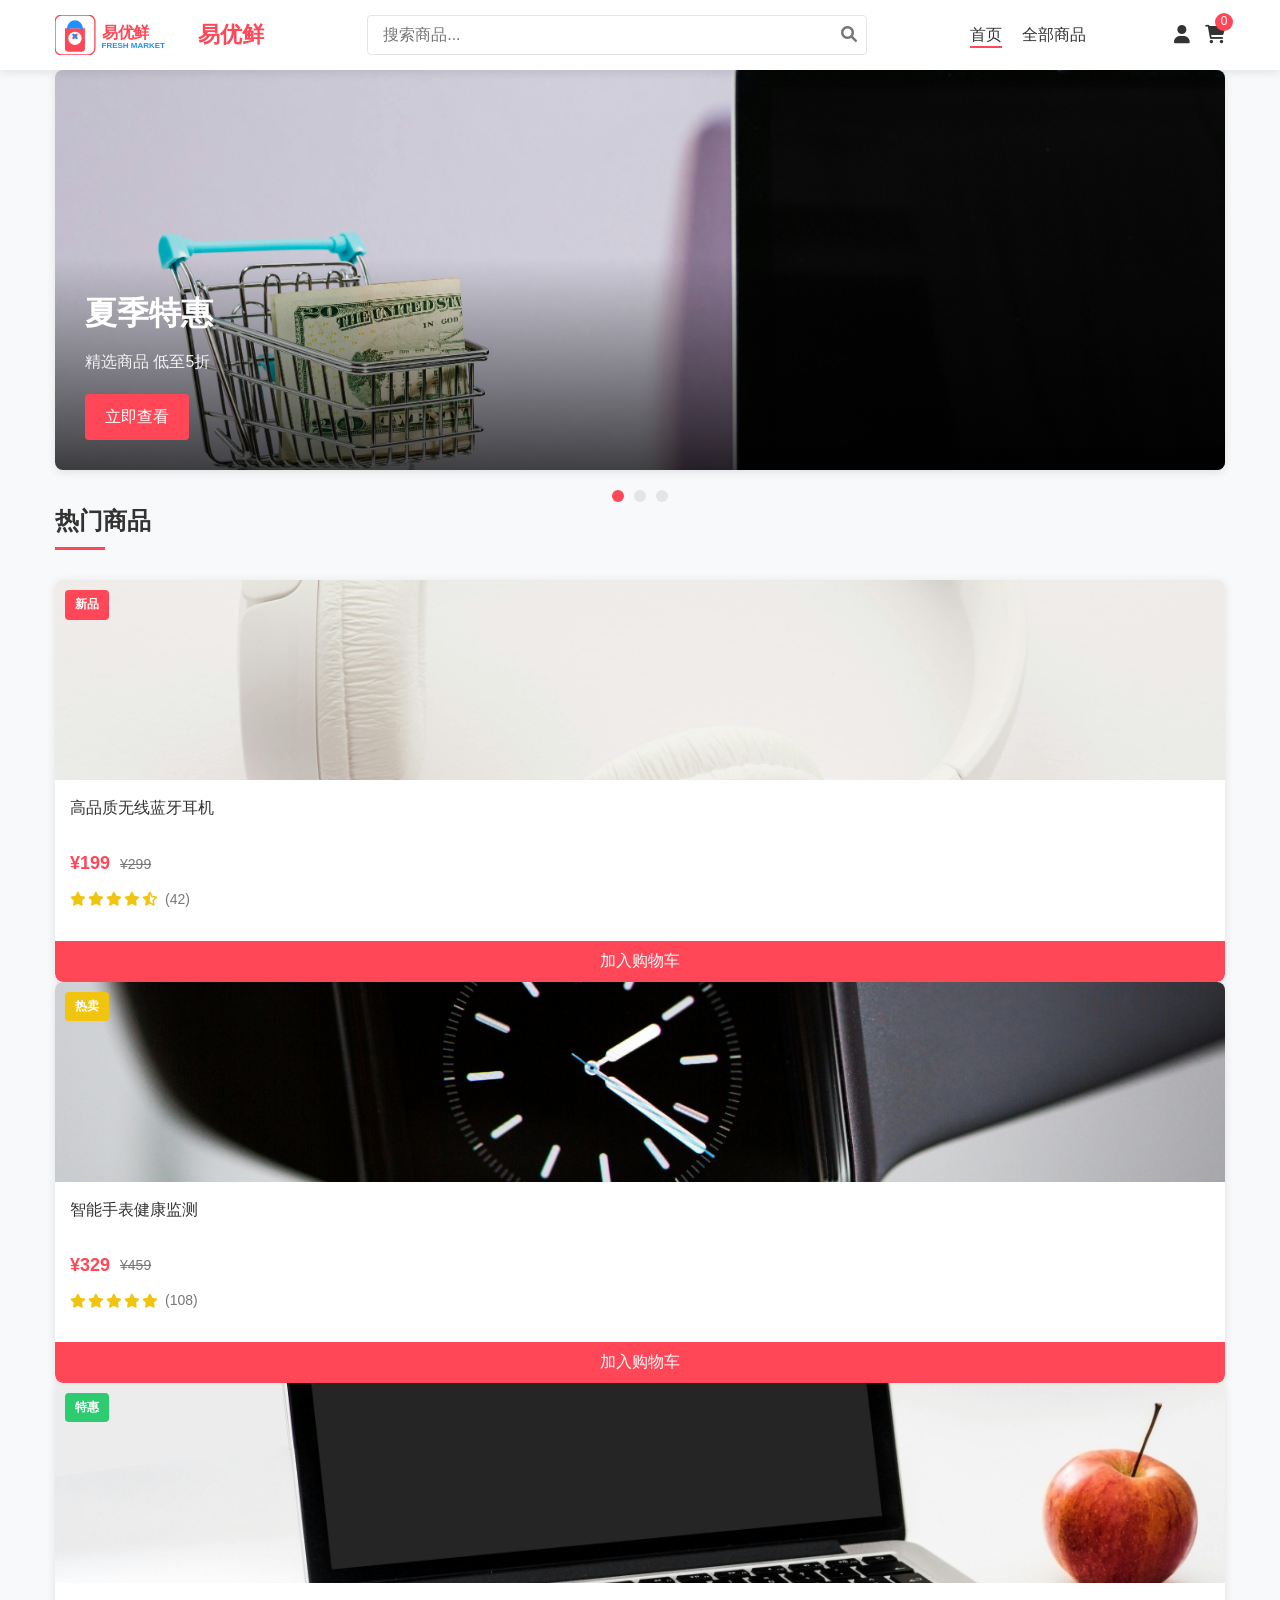
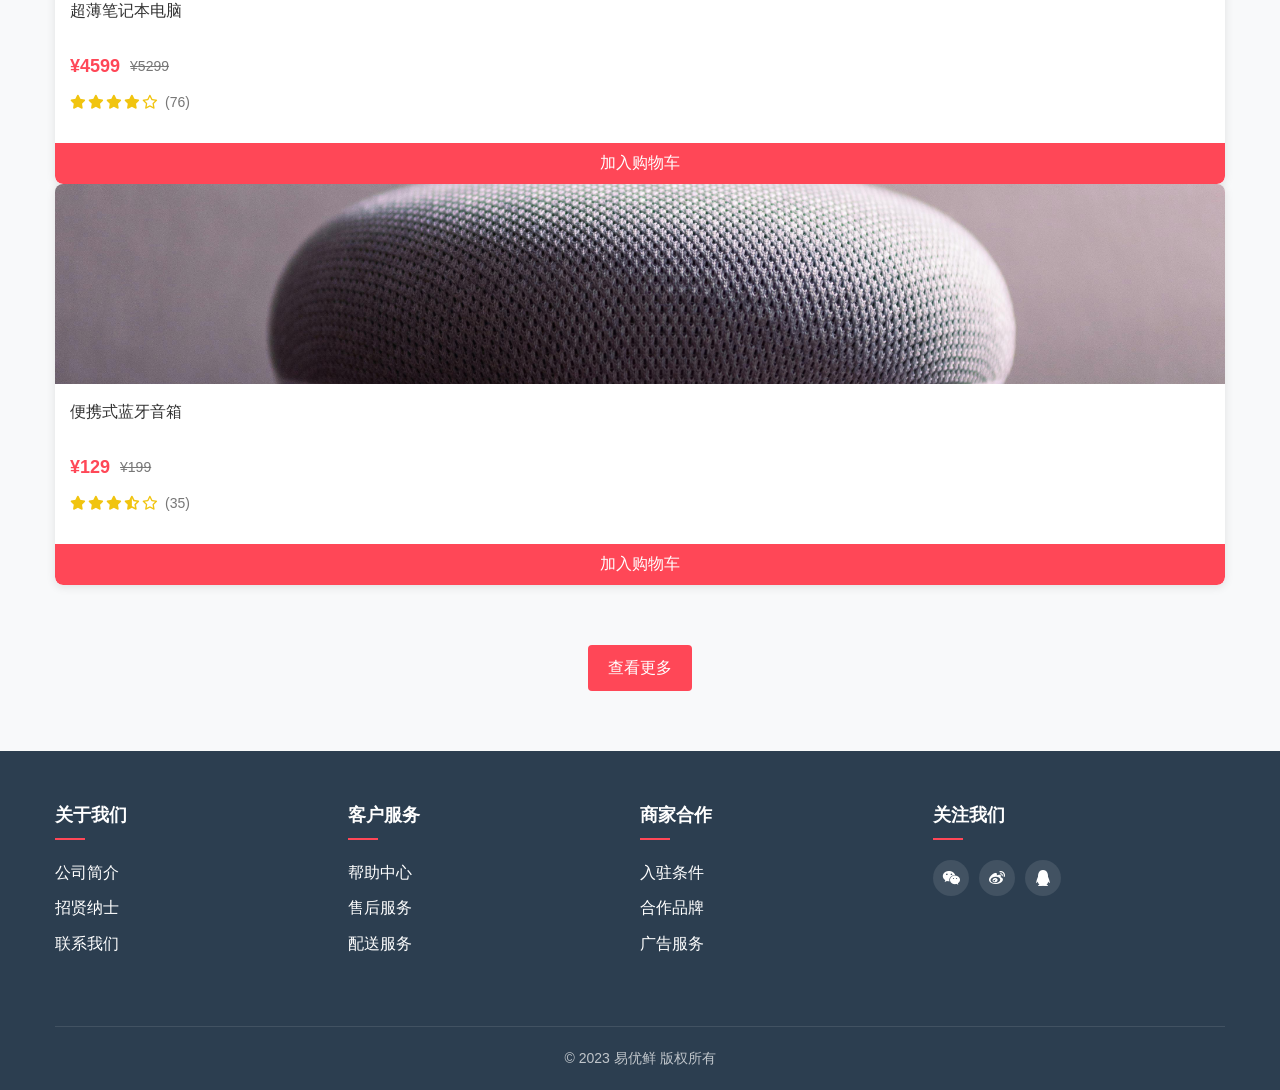
<file: index.html>
<!DOCTYPE html>
<html lang="zh-CN">
<head>
    <meta charset="UTF-8">
    <meta name="viewport" content="width=device-width, initial-scale=1.0">
    <title>易优鲜 - 您的生鲜直供专家</title>
    <link rel="stylesheet" href="./css/style.css">
    <link rel="stylesheet" href="https://cdnjs.cloudflare.com/ajax/libs/font-awesome/6.0.0-beta3/css/all.min.css">
</head>
<body>
    <header>
        <div class="container">
            <div class="logo">
                <img src="./images/logo.svg" alt="易优鲜">
                <h1>易优鲜</h1>
            </div>
            <div class="search-bar">
                <input type="text" placeholder="搜索商品...">
                <button><i class="fas fa-search"></i></button>
            </div>
            <nav>
                <ul>
                    <li><a href="index.html" class="active">首页</a></li>
                    <li><a href="products.html">全部商品</a></li>
                </ul>
            </nav>
            <div class="user-actions">
                <a href="profile.html" class="user-icon"><i class="fas fa-user"></i></a>
                <a href="#" class="cart-icon"><i class="fas fa-shopping-cart"></i><span class="cart-count">0</span></a>
            </div>
        </div>
    </header>

    <section class="hero">
        <div class="hero-overlay"></div>
        <div class="container">
            <div class="banner-slider">
                <div class="slide active">
                    <img src="./images/banner1.jpeg" alt="夏季特惠">
                    <div class="slide-content">
                        <h2>夏季特惠</h2>
                        <p>精选商品 低至5折</p>
                        <a href="#" class="btn">立即查看</a>
                    </div>
                </div>
                <div class="slide">
                    <img src="./images/banner2.jpeg" alt="限时优惠">
                    <div class="slide-content">
                        <h2>限时优惠</h2>
                        <p>精选爆款 满199减50</p>
                        <a href="#" class="btn">立即查看</a>
                    </div>
                </div>
                <div class="slide">
                    <img src="./images/banner3.jpeg" alt="新品上市">
                    <div class="slide-content">
                        <h2>新品上市</h2>
                        <p>新品特惠 低至8折</p>
                        <a href="#" class="btn">立即查看</a>
                    </div>
                </div>
            </div>
            <div class="slider-controls">
                <span class="dot active"></span>
                <span class="dot"></span>
                <span class="dot"></span>
            </div>
        </div>
    </section>


    <section class="trending-products">
        <div class="container">
            <h2 class="section-title">热门商品</h2>
            <div class="products-container">
                <div class="product-card">
                    <div class="product-image">
                        <img src="./images/bluetooth_earphone.jpeg" alt="有机蔬菜礼盒">
                        <div class="product-tags">
                            <span class="tag new">新品</span>
                        </div>
                    </div>
                    <div class="product-info">
                        <h3>高品质无线蓝牙耳机</h3>
                        <div class="product-price">
                            <span class="current-price">¥199</span>
                            <span class="original-price">¥299</span>
                        </div>
                        <div class="product-rating">
                            <i class="fas fa-star"></i>
                            <i class="fas fa-star"></i>
                            <i class="fas fa-star"></i>
                            <i class="fas fa-star"></i>
                            <i class="fas fa-star-half-alt"></i>
                            <span>(42)</span>
                        </div>
                    </div>
                    <button class="add-to-cart-btn">加入购物车</button>
                </div>
                
                <div class="product-card">
                    <div class="product-image">
                        <img src="./images/watch.jpeg" alt="新鲜水果拼盘">
                        <div class="product-tags">
                            <span class="tag hot">热卖</span>
                        </div>
                    </div>
                    <div class="product-info">
                        <h3>智能手表健康监测</h3>
                        <div class="product-price">
                            <span class="current-price">¥329</span>
                            <span class="original-price">¥459</span>
                        </div>
                        <div class="product-rating">
                            <i class="fas fa-star"></i>
                            <i class="fas fa-star"></i>
                            <i class="fas fa-star"></i>
                            <i class="fas fa-star"></i>
                            <i class="fas fa-star"></i>
                            <span>(108)</span>
                        </div>
                    </div>
                    <button class="add-to-cart-btn">加入购物车</button>
                </div>
                
                <div class="product-card">
                    <div class="product-image">
                        <img src="./images/laptop.jpg" alt="进口牛排套装">
                        <div class="product-tags">
                            <span class="tag discount">特惠</span>
                        </div>
                    </div>
                    <div class="product-info">
                        <h3>超薄笔记本电脑</h3>
                        <div class="product-price">
                            <span class="current-price">¥4599</span>
                            <span class="original-price">¥5299</span>
                        </div>
                        <div class="product-rating">
                            <i class="fas fa-star"></i>
                            <i class="fas fa-star"></i>
                            <i class="fas fa-star"></i>
                            <i class="fas fa-star"></i>
                            <i class="far fa-star"></i>
                            <span>(76)</span>
                        </div>
                    </div>
                    <button class="add-to-cart-btn">加入购物车</button>
                </div>
                
                <div class="product-card">
                    <div class="product-image">
                        <img src="./images/loudspeaker.jpeg" alt="海鲜礼盒">
                    </div>
                    <div class="product-info">
                        <h3>便携式蓝牙音箱</h3>
                        <div class="product-price">
                            <span class="current-price">¥129</span>
                            <span class="original-price">¥199</span>
                        </div>
                        <div class="product-rating">
                            <i class="fas fa-star"></i>
                            <i class="fas fa-star"></i>
                            <i class="fas fa-star"></i>
                            <i class="fas fa-star-half-alt"></i>
                            <i class="far fa-star"></i>
                            <span>(35)</span>
                        </div>
                    </div>
                    <button class="add-to-cart-btn">加入购物车</button>
                </div>
            </div>
            <div class="view-more">
                <a href="products.html" class="btn">查看更多</a>
            </div>
        </div>
    </section>

    <footer>
        <div class="container">
            <div class="footer-columns">
                <div class="footer-column">
                    <h3>关于我们</h3>
                    <ul>
                        <li><a href="#">公司简介</a></li>
                        <li><a href="#">招贤纳士</a></li>
                        <li><a href="#">联系我们</a></li>
                    </ul>
                </div>
                <div class="footer-column">
                    <h3>客户服务</h3>
                    <ul>
                        <li><a href="#">帮助中心</a></li>
                        <li><a href="#">售后服务</a></li>
                        <li><a href="#">配送服务</a></li>
                    </ul>
                </div>
                <div class="footer-column">
                    <h3>商家合作</h3>
                    <ul>
                        <li><a href="#">入驻条件</a></li>
                        <li><a href="#">合作品牌</a></li>
                        <li><a href="#">广告服务</a></li>
                    </ul>
                </div>
                <div class="footer-column">
                    <h3>关注我们</h3>
                    <div class="social-links">
                        <a href="#"><i class="fab fa-weixin"></i></a>
                        <a href="#"><i class="fab fa-weibo"></i></a>
                        <a href="#"><i class="fab fa-qq"></i></a>
                    </div>
                </div>
            </div>
            <div class="footer-bottom">
                <p>&copy; 2023 易优鲜 版权所有</p>
            </div>
        </div>
    </footer>

    <script src="js/main.js"></script>
</body>
</html>
</file>
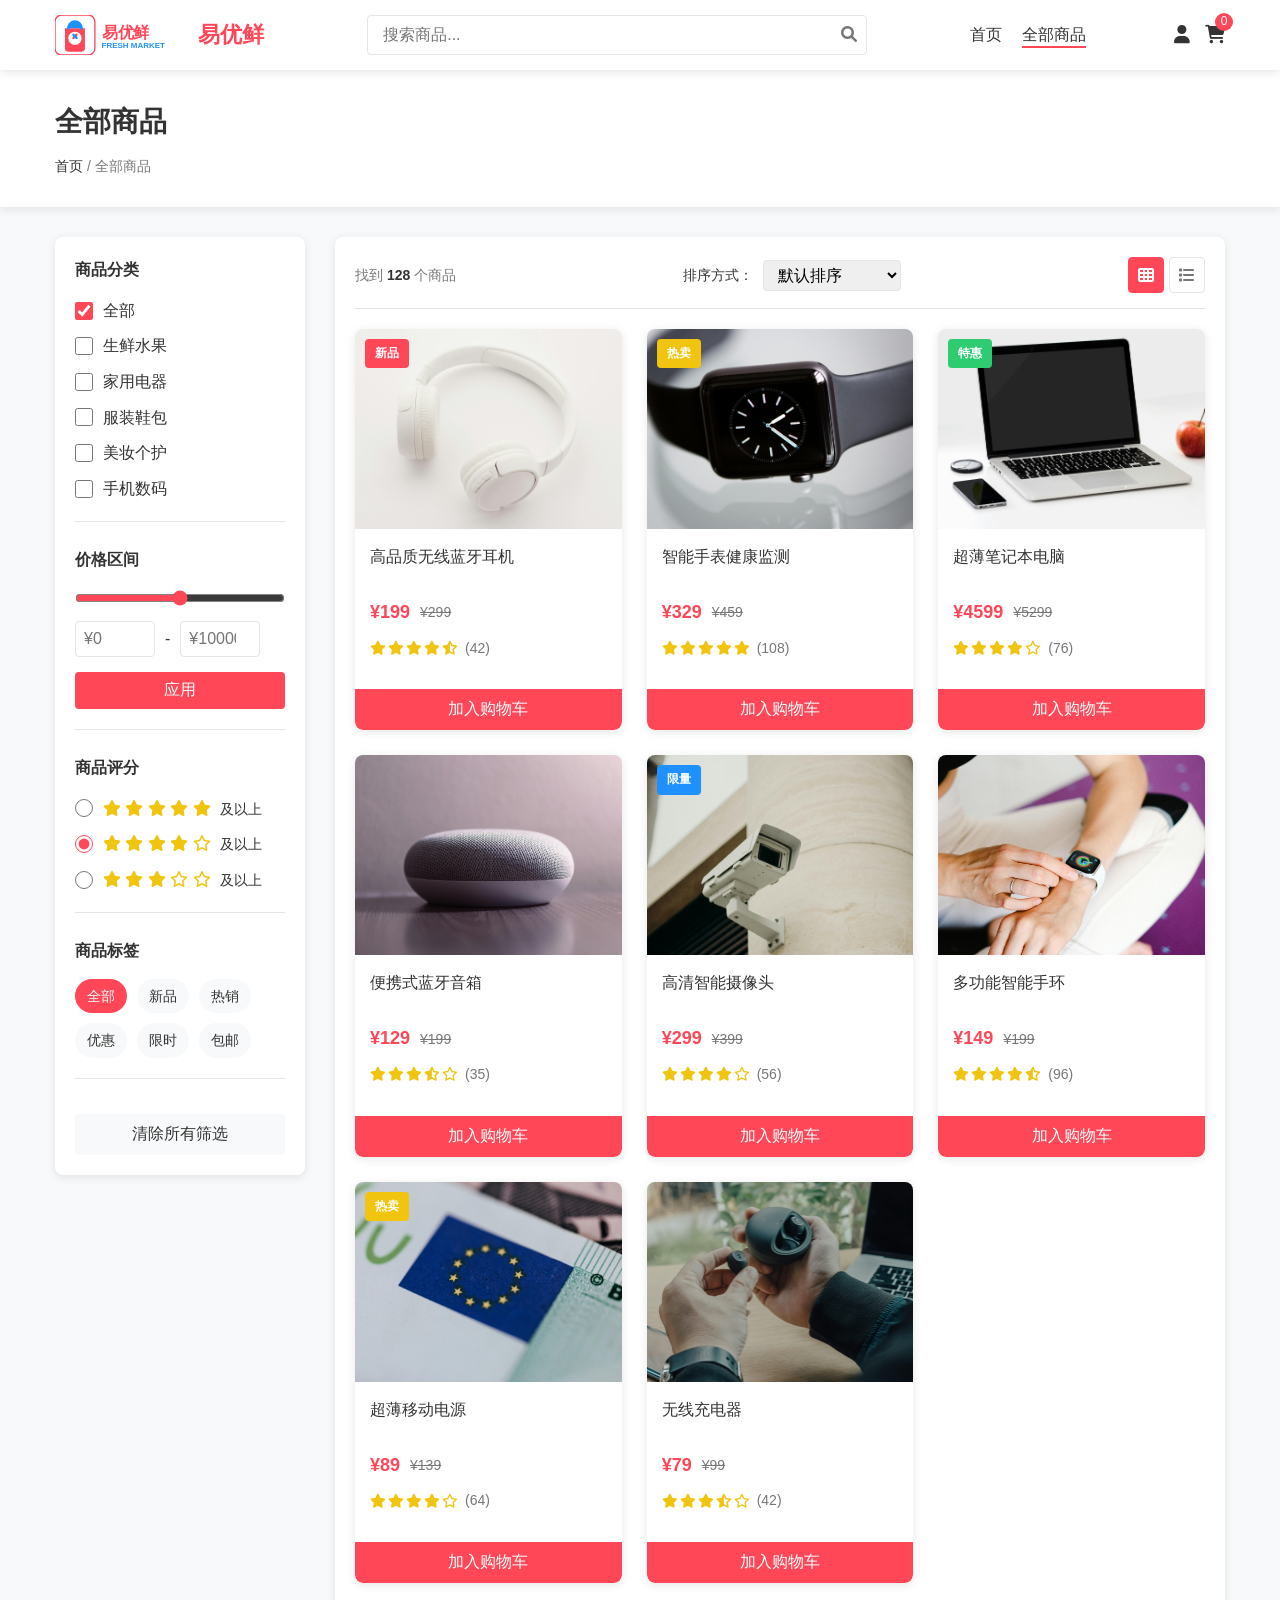
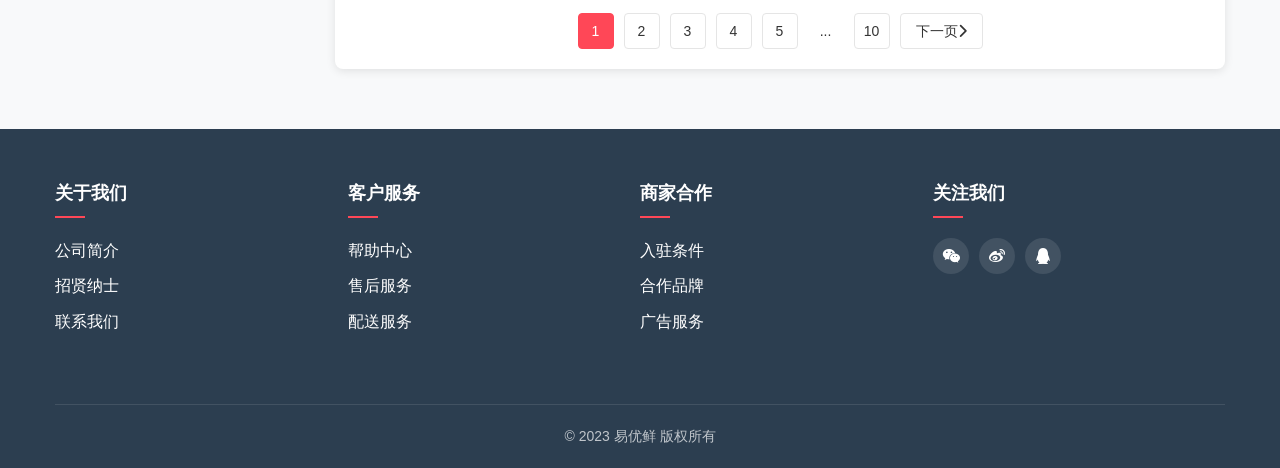
<file: products.html>
<!DOCTYPE html>
<html lang="zh-CN">
<head>
    <meta charset="UTF-8">
    <meta name="viewport" content="width=device-width, initial-scale=1.0">
    <title>全部商品 - 易优鲜</title>
    <link rel="stylesheet" href="./css/style.css">
    <link rel="icon" href="./images/favicon.ico" type="image/x-icon">
    <link rel="stylesheet" href="https://cdnjs.cloudflare.com/ajax/libs/font-awesome/6.0.0-beta3/css/all.min.css">
</head>
<body>
    <header>
        <div class="container">
            <div class="logo">
                <img src="./images/logo.svg" alt="易优鲜">
                <h1>易优鲜</h1>
            </div>
            <div class="search-bar">
                <input type="text" placeholder="搜索商品...">
                <button><i class="fas fa-search"></i></button>
            </div>
            <nav>
                <ul>
                    <li><a href="index.html">首页</a></li>
                    <li><a href="products.html" class="active">全部商品</a></li>
                </ul>
            </nav>
            <div class="user-actions">
                <a href="profile.html" class="user-icon"><i class="fas fa-user"></i></a>
                <a href="#" class="cart-icon"><i class="fas fa-shopping-cart"></i><span class="cart-count">0</span></a>
            </div>
        </div>
    </header>

    <main class="products-page">
        <section class="page-header">
            <div class="container">
                <h1>全部商品</h1>
                <div class="breadcrumb">
                    <a href="index.html">首页</a> / <span>全部商品</span>
                </div>
            </div>
        </section>
        
        <section class="products-container">
            <div class="container">
                <div class="products-grid-layout">
                    <aside class="filters-sidebar">
                        <div class="filter-group">
                            <h3>商品分类</h3>
                            <ul class="filter-list">
                                <li>
                                    <input type="checkbox" id="cat1" checked>
                                    <label for="cat1">全部</label>
                                </li>
                                <li>
                                    <input type="checkbox" id="cat2">
                                    <label for="cat2">生鲜水果</label>
                                </li>
                                <li>
                                    <input type="checkbox" id="cat3">
                                    <label for="cat3">家用电器</label>
                                </li>
                                <li>
                                    <input type="checkbox" id="cat4">
                                    <label for="cat4">服装鞋包</label>
                                </li>
                                <li>
                                    <input type="checkbox" id="cat5">
                                    <label for="cat5">美妆个护</label>
                                </li>
                                <li>
                                    <input type="checkbox" id="cat6">
                                    <label for="cat6">手机数码</label>
                                </li>
                            </ul>
                        </div>
                        
                        <div class="filter-group">
                            <h3>价格区间</h3>
                            <div class="price-range">
                                <input type="range" min="0" max="10000" value="5000" class="slider" id="priceRange">
                                <div class="price-inputs">
                                    <input type="number" id="minPrice" placeholder="¥0">
                                    <span>-</span>
                                    <input type="number" id="maxPrice" placeholder="¥10000">
                                </div>
                                <button class="apply-price">应用</button>
                            </div>
                        </div>
                        
                        <div class="filter-group">
                            <h3>商品评分</h3>
                            <ul class="filter-list rating-filter">
                                <li>
                                    <input type="radio" name="rating" id="rating5">
                                    <label for="rating5">
                                        <i class="fas fa-star"></i>
                                        <i class="fas fa-star"></i>
                                        <i class="fas fa-star"></i>
                                        <i class="fas fa-star"></i>
                                        <i class="fas fa-star"></i>
                                        <span>及以上</span>
                                    </label>
                                </li>
                                <li>
                                    <input type="radio" name="rating" id="rating4" checked>
                                    <label for="rating4">
                                        <i class="fas fa-star"></i>
                                        <i class="fas fa-star"></i>
                                        <i class="fas fa-star"></i>
                                        <i class="fas fa-star"></i>
                                        <i class="far fa-star"></i>
                                        <span>及以上</span>
                                    </label>
                                </li>
                                <li>
                                    <input type="radio" name="rating" id="rating3">
                                    <label for="rating3">
                                        <i class="fas fa-star"></i>
                                        <i class="fas fa-star"></i>
                                        <i class="fas fa-star"></i>
                                        <i class="far fa-star"></i>
                                        <i class="far fa-star"></i>
                                        <span>及以上</span>
                                    </label>
                                </li>
                            </ul>
                        </div>
                        
                        <div class="filter-group">
                            <h3>商品标签</h3>
                            <div class="tags-filter">
                                <span class="tag-item active">全部</span>
                                <span class="tag-item">新品</span>
                                <span class="tag-item">热销</span>
                                <span class="tag-item">优惠</span>
                                <span class="tag-item">限时</span>
                                <span class="tag-item">包邮</span>
                            </div>
                        </div>
                        
                        <button class="clear-filters">清除所有筛选</button>
                    </aside>
                    
                    <div class="products-main">
                        <div class="products-controls">
                            <div class="products-found">
                                找到 <strong>128</strong> 个商品
                            </div>
                            <div class="products-sort">
                                <label for="sort">排序方式：</label>
                                <select id="sort">
                                    <option value="default">默认排序</option>
                                    <option value="price-low">价格从低到高</option>
                                    <option value="price-high">价格从高到低</option>
                                    <option value="popular">人气最高</option>
                                    <option value="newest">最新上架</option>
                                </select>
                            </div>
                            <div class="view-options">
                                <button class="grid-view active"><i class="fas fa-th"></i></button>
                                <button class="list-view"><i class="fas fa-list"></i></button>
                            </div>
                        </div>
                        
                        <div class="product-grid">
                            <div class="product-card">
                                <div class="product-image">
                                    <img src="./images/bluetooth_earphone.jpeg" alt="商品1">
                                    <div class="product-tags">
                                        <span class="tag new">新品</span>
                                    </div>
                                </div>
                                <div class="product-info">
                                    <h3>高品质无线蓝牙耳机</h3>
                                    <div class="product-price">
                                        <span class="current-price">¥199</span>
                                        <span class="original-price">¥299</span>
                                    </div>
                                    <div class="product-rating">
                                        <i class="fas fa-star"></i>
                                        <i class="fas fa-star"></i>
                                        <i class="fas fa-star"></i>
                                        <i class="fas fa-star"></i>
                                        <i class="fas fa-star-half-alt"></i>
                                        <span>(42)</span>
                                    </div>
                                </div>
                                <button class="add-to-cart-btn">加入购物车</button>
                            </div>
                            
                            <div class="product-card">
                                <div class="product-image">
                                    <img src="./images/watch.jpeg" alt="商品2">
                                    <div class="product-tags">
                                        <span class="tag hot">热卖</span>
                                    </div>
                                </div>
                                <div class="product-info">
                                    <h3>智能手表健康监测</h3>
                                    <div class="product-price">
                                        <span class="current-price">¥329</span>
                                        <span class="original-price">¥459</span>
                                    </div>
                                    <div class="product-rating">
                                        <i class="fas fa-star"></i>
                                        <i class="fas fa-star"></i>
                                        <i class="fas fa-star"></i>
                                        <i class="fas fa-star"></i>
                                        <i class="fas fa-star"></i>
                                        <span>(108)</span>
                                    </div>
                                </div>
                                <button class="add-to-cart-btn">加入购物车</button>
                            </div>
                            
                            <div class="product-card">
                                <div class="product-image">
                                    <img src="./images/laptop.jpg" alt="商品3">
                                    <div class="product-tags">
                                        <span class="tag discount">特惠</span>
                                    </div>
                                </div>
                                <div class="product-info">
                                    <h3>超薄笔记本电脑</h3>
                                    <div class="product-price">
                                        <span class="current-price">¥4599</span>
                                        <span class="original-price">¥5299</span>
                                    </div>
                                    <div class="product-rating">
                                        <i class="fas fa-star"></i>
                                        <i class="fas fa-star"></i>
                                        <i class="fas fa-star"></i>
                                        <i class="fas fa-star"></i>
                                        <i class="far fa-star"></i>
                                        <span>(76)</span>
                                    </div>
                                </div>
                                <button class="add-to-cart-btn">加入购物车</button>
                            </div>
                            
                            <div class="product-card">
                                <div class="product-image">
                                    <img src="./images/loudspeaker.jpeg" alt="商品4">
                                </div>
                                <div class="product-info">
                                    <h3>便携式蓝牙音箱</h3>
                                    <div class="product-price">
                                        <span class="current-price">¥129</span>
                                        <span class="original-price">¥199</span>
                                    </div>
                                    <div class="product-rating">
                                        <i class="fas fa-star"></i>
                                        <i class="fas fa-star"></i>
                                        <i class="fas fa-star"></i>
                                        <i class="fas fa-star-half-alt"></i>
                                        <i class="far fa-star"></i>
                                        <span>(35)</span>
                                    </div>
                                </div>
                                <button class="add-to-cart-btn">加入购物车</button>
                            </div>
                            
                            <div class="product-card">
                                <div class="product-image">
                                    <img src="./images/camera.jpeg" alt="商品5">
                                    <div class="product-tags">
                                        <span class="tag limited">限量</span>
                                    </div>
                                </div>
                                <div class="product-info">
                                    <h3>高清智能摄像头</h3>
                                    <div class="product-price">
                                        <span class="current-price">¥299</span>
                                        <span class="original-price">¥399</span>
                                    </div>
                                    <div class="product-rating">
                                        <i class="fas fa-star"></i>
                                        <i class="fas fa-star"></i>
                                        <i class="fas fa-star"></i>
                                        <i class="fas fa-star"></i>
                                        <i class="far fa-star"></i>
                                        <span>(56)</span>
                                    </div>
                                </div>
                                <button class="add-to-cart-btn">加入购物车</button>
                            </div>
                            
                            <div class="product-card">
                                <div class="product-image">
                                    <img src="./images/band.jpeg" alt="商品6">
                                </div>
                                <div class="product-info">
                                    <h3>多功能智能手环</h3>
                                    <div class="product-price">
                                        <span class="current-price">¥149</span>
                                        <span class="original-price">¥199</span>
                                    </div>
                                    <div class="product-rating">
                                        <i class="fas fa-star"></i>
                                        <i class="fas fa-star"></i>
                                        <i class="fas fa-star"></i>
                                        <i class="fas fa-star"></i>
                                        <i class="fas fa-star-half-alt"></i>
                                        <span>(96)</span>
                                    </div>
                                </div>
                                <button class="add-to-cart-btn">加入购物车</button>
                            </div>
                            
                            <div class="product-card">
                                <div class="product-image">
                                    <img src="./images/power_bank.jpeg" alt="商品7">
                                    <div class="product-tags">
                                        <span class="tag hot">热卖</span>
                                    </div>
                                </div>
                                <div class="product-info">
                                    <h3>超薄移动电源</h3>
                                    <div class="product-price">
                                        <span class="current-price">¥89</span>
                                        <span class="original-price">¥139</span>
                                    </div>
                                    <div class="product-rating">
                                        <i class="fas fa-star"></i>
                                        <i class="fas fa-star"></i>
                                        <i class="fas fa-star"></i>
                                        <i class="fas fa-star"></i>
                                        <i class="far fa-star"></i>
                                        <span>(64)</span>
                                    </div>
                                </div>
                                <button class="add-to-cart-btn">加入购物车</button>
                            </div>
                            
                            <div class="product-card">
                                <div class="product-image">
                                    <img src="./images/wireless_charger.jpeg" alt="商品8">
                                </div>
                                <div class="product-info">
                                    <h3>无线充电器</h3>
                                    <div class="product-price">
                                        <span class="current-price">¥79</span>
                                        <span class="original-price">¥99</span>
                                    </div>
                                    <div class="product-rating">
                                        <i class="fas fa-star"></i>
                                        <i class="fas fa-star"></i>
                                        <i class="fas fa-star"></i>
                                        <i class="fas fa-star-half-alt"></i>
                                        <i class="far fa-star"></i>
                                        <span>(42)</span>
                                    </div>
                                </div>
                                <button class="add-to-cart-btn">加入购物车</button>
                            </div>
                        </div>
                        
                        <div class="pagination">
                            <a href="#" class="active">1</a>
                            <a href="#">2</a>
                            <a href="#">3</a>
                            <a href="#">4</a>
                            <a href="#">5</a>
                            <span>...</span>
                            <a href="#">10</a>
                            <a href="#" class="next-page">下一页 <i class="fas fa-chevron-right"></i></a>
                        </div>
                    </div>
                </div>
            </div>
        </section>
    </main>

    <footer>
        <div class="container">
            <div class="footer-columns">
                <div class="footer-column">
                    <h3>关于我们</h3>
                    <ul>
                        <li><a href="#">公司简介</a></li>
                        <li><a href="#">招贤纳士</a></li>
                        <li><a href="#">联系我们</a></li>
                    </ul>
                </div>
                <div class="footer-column">
                    <h3>客户服务</h3>
                    <ul>
                        <li><a href="#">帮助中心</a></li>
                        <li><a href="#">售后服务</a></li>
                        <li><a href="#">配送服务</a></li>
                    </ul>
                </div>
                <div class="footer-column">
                    <h3>商家合作</h3>
                    <ul>
                        <li><a href="#">入驻条件</a></li>
                        <li><a href="#">合作品牌</a></li>
                        <li><a href="#">广告服务</a></li>
                    </ul>
                </div>
                <div class="footer-column">
                    <h3>关注我们</h3>
                    <div class="social-links">
                        <a href="#"><i class="fab fa-weixin"></i></a>
                        <a href="#"><i class="fab fa-weibo"></i></a>
                        <a href="#"><i class="fab fa-qq"></i></a>
                    </div>
                </div>
            </div>
            <div class="footer-bottom">
                <p>&copy; 2023 易优鲜 版权所有</p>
            </div>
        </div>
    </footer>

    <script src="js/main.js"></script>
</body>
</html>
</file>
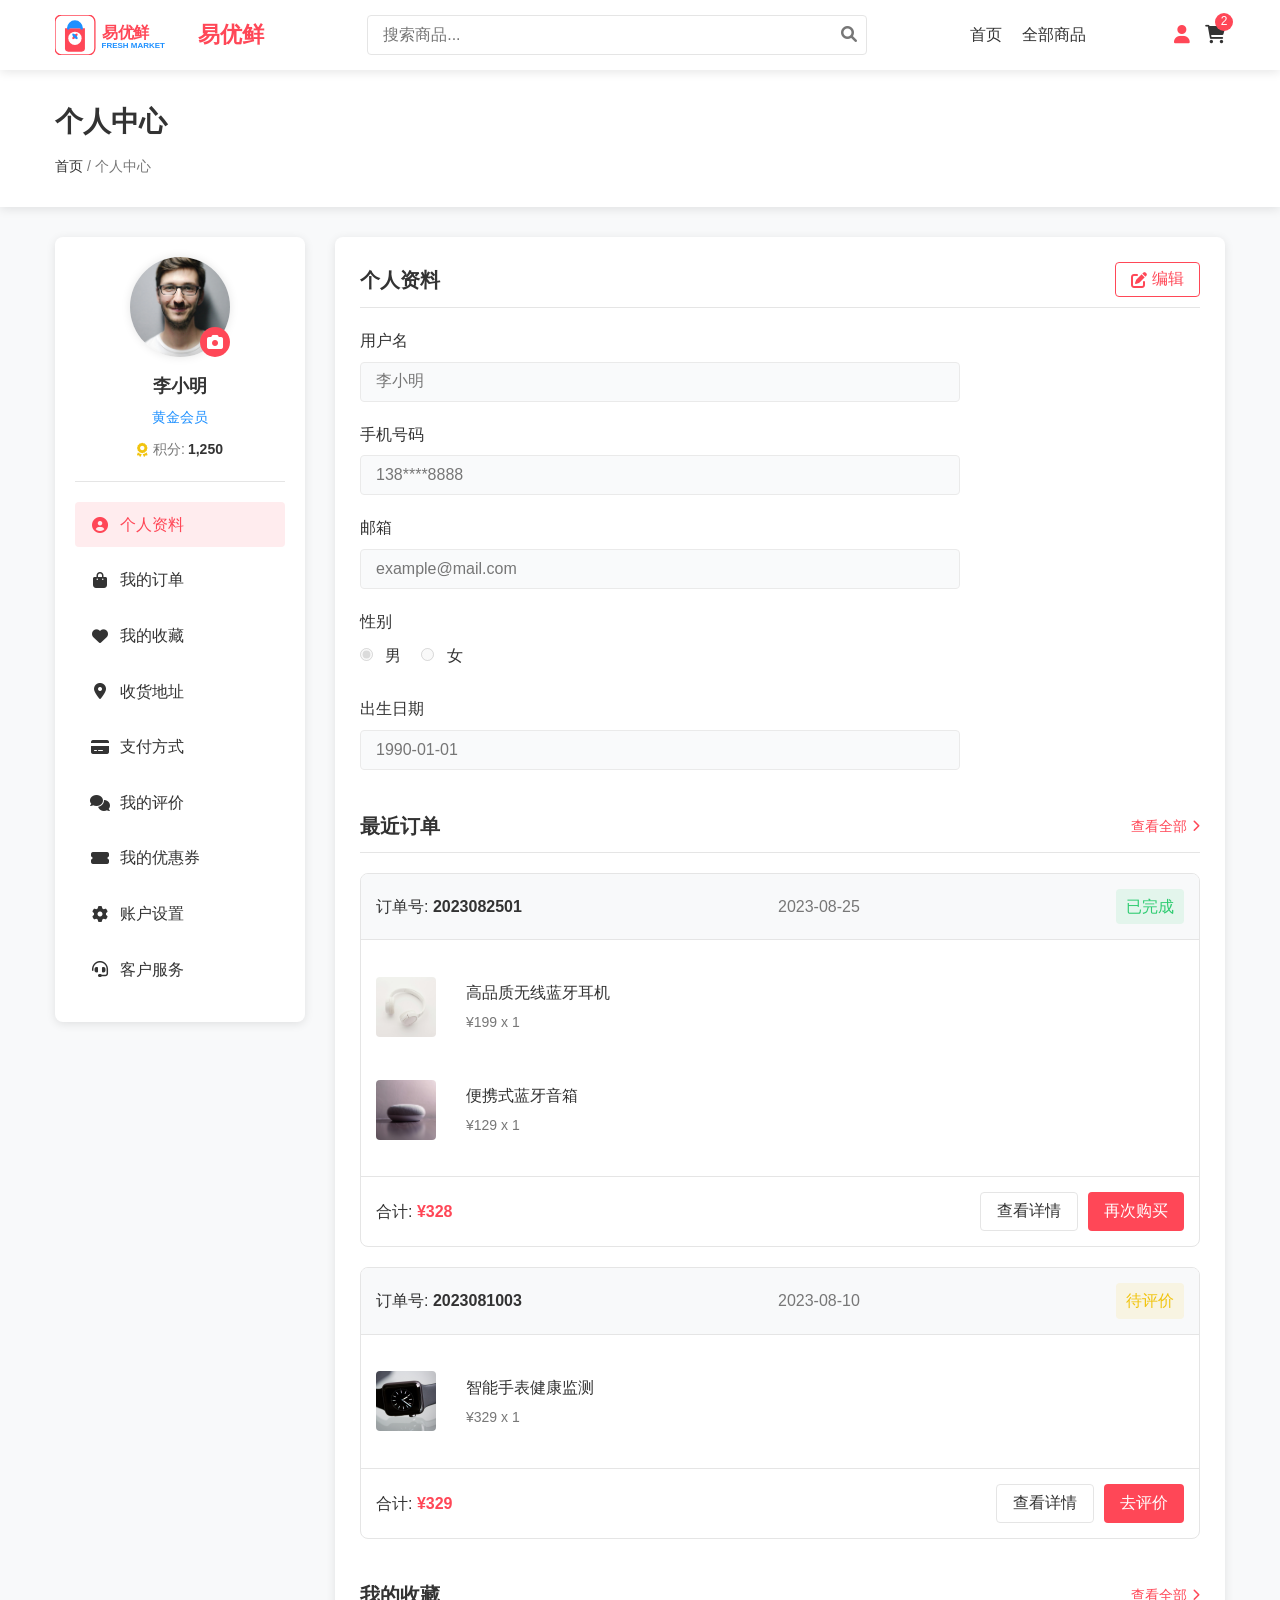
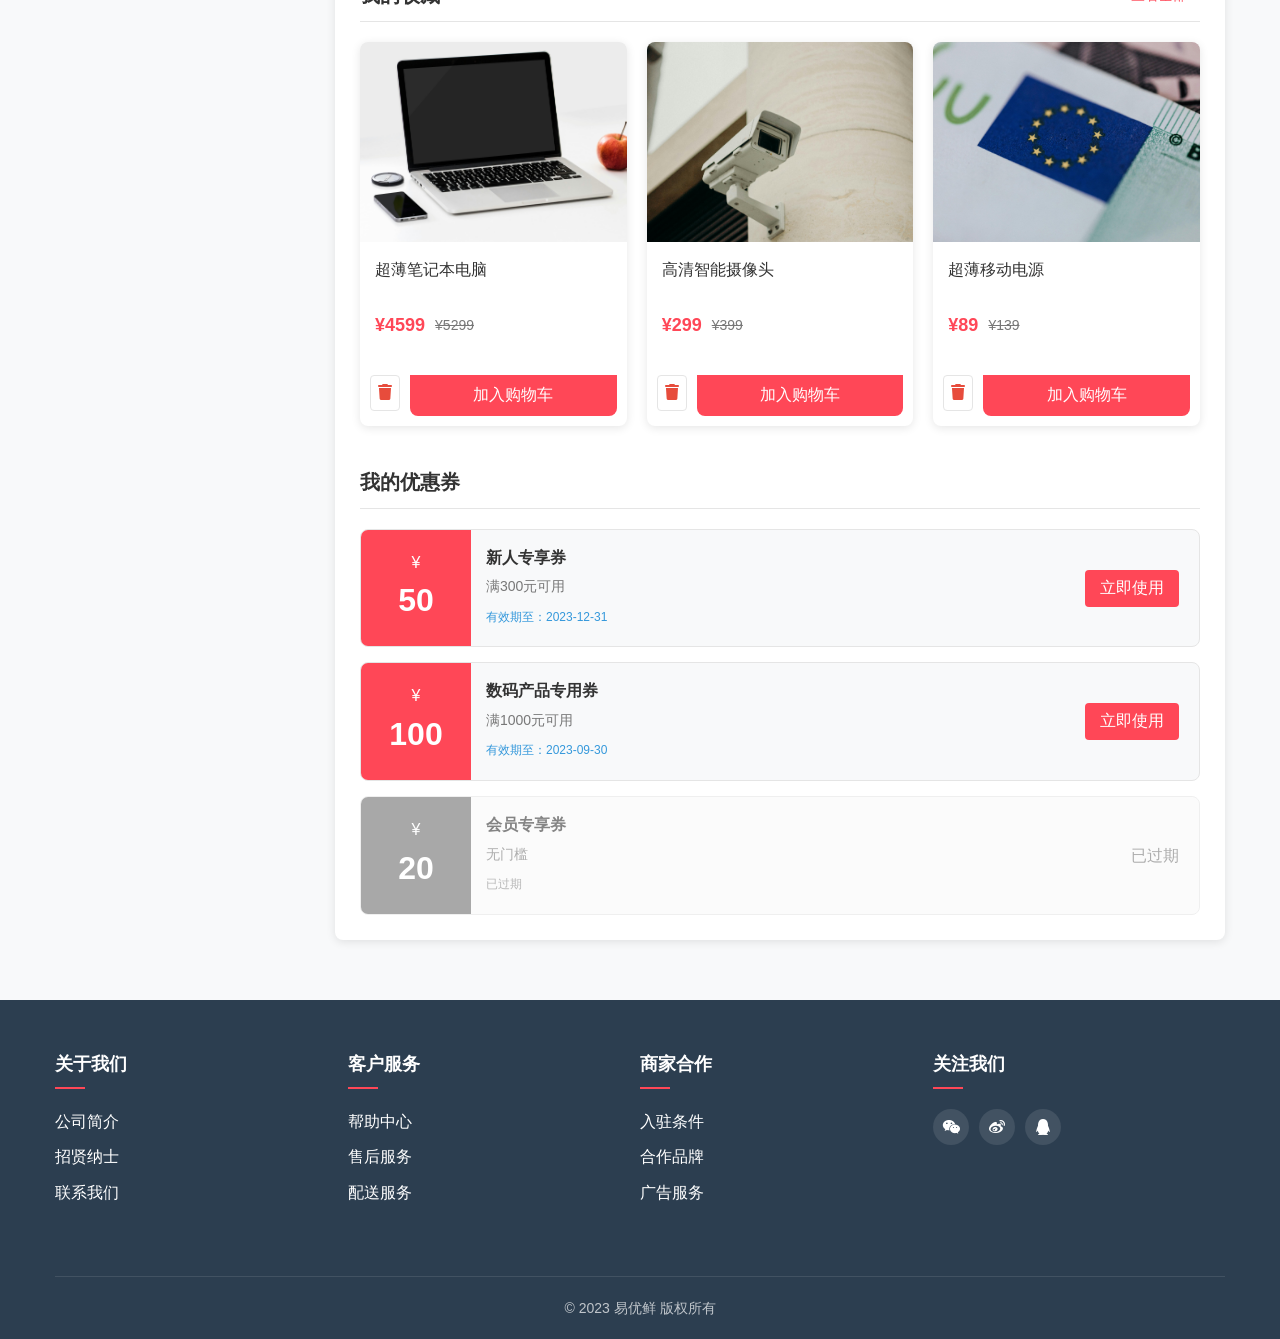
<file: profile.html>
<!DOCTYPE html>
<html lang="zh-CN">
<head>
    <meta charset="UTF-8">
    <meta name="viewport" content="width=device-width, initial-scale=1.0">
    <title>个人中心 - 易优鲜</title>
    <link rel="stylesheet" href="./css/style.css">
    <link rel="icon" href="./images/favicon.ico" type="image/x-icon">
    <link rel="stylesheet" href="https://cdnjs.cloudflare.com/ajax/libs/font-awesome/6.0.0-beta3/css/all.min.css">
</head>
<body>
    <header>
        <div class="container">
            <div class="logo">
                <img src="./images/logo.svg" alt="易优鲜">
                <h1>易优鲜</h1>
            </div>
            <div class="search-bar">
                <input type="text" placeholder="搜索商品...">
                <button><i class="fas fa-search"></i></button>
            </div>
            <nav>
                <ul>
                    <li><a href="index.html">首页</a></li>
                    <li><a href="products.html">全部商品</a></li>
                </ul>
            </nav>
            <div class="user-actions">
                <a href="profile.html" class="user-icon active"><i class="fas fa-user"></i></a>
                <a href="#" class="cart-icon"><i class="fas fa-shopping-cart"></i><span class="cart-count">2</span></a>
            </div>
        </div>
    </header>

    <main class="profile-page">
        <section class="page-header">
            <div class="container">
                <h1>个人中心</h1>
                <div class="breadcrumb">
                    <a href="index.html">首页</a> / <span>个人中心</span>
                </div>
            </div>
        </section>
        
        <section class="profile-content">
            <div class="container">
                <div class="profile-layout">
                    <aside class="profile-sidebar">
                        <div class="user-info">
                            <div class="avatar">
                                <img src="./images/user_avatar.jpeg" alt="用户头像">
                                <div class="change-avatar">
                                    <i class="fas fa-camera"></i>
                                </div>
                            </div>
                            <h3>李小明</h3>
                            <p class="user-level">黄金会员</p>
                            <div class="points">
                                <i class="fas fa-award"></i> 积分: <strong>1,250</strong>
                            </div>
                        </div>
                        
                        <ul class="profile-menu">
                            <li class="active">
                                <a href="#"><i class="fas fa-user-circle"></i> 个人资料</a>
                            </li>
                            <li>
                                <a href="#"><i class="fas fa-shopping-bag"></i> 我的订单</a>
                            </li>
                            <li>
                                <a href="#"><i class="fas fa-heart"></i> 我的收藏</a>
                            </li>
                            <li>
                                <a href="#"><i class="fas fa-map-marker-alt"></i> 收货地址</a>
                            </li>
                            <li>
                                <a href="#"><i class="fas fa-credit-card"></i> 支付方式</a>
                            </li>
                            <li>
                                <a href="#"><i class="fas fa-comments"></i> 我的评价</a>
                            </li>
                            <li>
                                <a href="#"><i class="fas fa-ticket-alt"></i> 我的优惠券</a>
                            </li>
                            <li>
                                <a href="#"><i class="fas fa-cog"></i> 账户设置</a>
                            </li>
                            <li>
                                <a href="#"><i class="fas fa-headset"></i> 客户服务</a>
                            </li>
                        </ul>
                    </aside>
                    
                    <div class="profile-main">
                        <div class="profile-section">
                            <div class="section-header">
                                <h2>个人资料</h2>
                                <button class="edit-btn"><i class="fas fa-edit"></i> 编辑</button>
                            </div>
                            
                            <div class="user-profile-form">
                                <div class="form-group">
                                    <label>用户名</label>
                                    <input type="text" value="李小明" disabled>
                                </div>
                                <div class="form-group">
                                    <label>手机号码</label>
                                    <input type="text" value="138****8888" disabled>
                                </div>
                                <div class="form-group">
                                    <label>邮箱</label>
                                    <input type="email" value="example@mail.com" disabled>
                                </div>
                                <div class="form-group">
                                    <label>性别</label>
                                    <div class="radio-group">
                                        <label class="radio-label">
                                            <input type="radio" name="gender" checked disabled> 男
                                        </label>
                                        <label class="radio-label">
                                            <input type="radio" name="gender" disabled> 女
                                        </label>
                                    </div>
                                </div>
                                <div class="form-group">
                                    <label>出生日期</label>
                                    <input type="text" value="1990-01-01" disabled>
                                </div>
                            </div>
                        </div>
                        
                        <div class="profile-section">
                            <div class="section-header">
                                <h2>最近订单</h2>
                                <a href="#" class="view-all">查看全部 <i class="fas fa-chevron-right"></i></a>
                            </div>
                            
                            <div class="order-list">
                                <div class="order-item">
                                    <div class="order-header">
                                        <div class="order-id">
                                            订单号: <span>2023082501</span>
                                        </div>
                                        <div class="order-date">
                                            2023-08-25
                                        </div>
                                        <div class="order-status success">
                                            已完成
                                        </div>
                                    </div>
                                    <div class="order-products">
                                        <div class="order-product">
                                            <img src="./images/bluetooth_earphone.jpeg" alt="无线蓝牙耳机">
                                            <div class="product-info">
                                                <h4>高品质无线蓝牙耳机</h4>
                                                <p class="product-price">¥199 x 1</p>
                                            </div>
                                        </div>
                                        <div class="order-product">
                                            <img src="./images/loudspeaker.jpeg" alt="便携式蓝牙音箱">
                                            <div class="product-info">
                                                <h4>便携式蓝牙音箱</h4>
                                                <p class="product-price">¥129 x 1</p>
                                            </div>
                                        </div>
                                    </div>
                                    <div class="order-footer">
                                        <div class="order-total">
                                            合计: <span class="price">¥328</span>
                                        </div>
                                        <div class="order-actions">
                                            <button class="btn-outline">查看详情</button>
                                            <button class="btn-primary">再次购买</button>
                                        </div>
                                    </div>
                                </div>
                                
                                <div class="order-item">
                                    <div class="order-header">
                                        <div class="order-id">
                                            订单号: <span>2023081003</span>
                                        </div>
                                        <div class="order-date">
                                            2023-08-10
                                        </div>
                                        <div class="order-status pending">
                                            待评价
                                        </div>
                                    </div>
                                    <div class="order-products">
                                        <div class="order-product">
                                            <img src="./images/watch.jpeg" alt="智能手表健康监测">
                                            <div class="product-info">
                                                <h4>智能手表健康监测</h4>
                                                <p class="product-price">¥329 x 1</p>
                                            </div>
                                        </div>
                                    </div>
                                    <div class="order-footer">
                                        <div class="order-total">
                                            合计: <span class="price">¥329</span>
                                        </div>
                                        <div class="order-actions">
                                            <button class="btn-outline">查看详情</button>
                                            <button class="btn-primary">去评价</button>
                                        </div>
                                    </div>
                                </div>
                            </div>
                        </div>
                        
                        <div class="profile-section">
                            <div class="section-header">
                                <h2>我的收藏</h2>
                                <a href="#" class="view-all">查看全部 <i class="fas fa-chevron-right"></i></a>
                            </div>
                            
                            <div class="favorites-grid">
                                <div class="product-card">
                                    <div class="product-image">
                                        <img src="./images/laptop.jpg" alt="超薄笔记本电脑">
                                    </div>
                                    <div class="product-info">
                                        <h3>超薄笔记本电脑</h3>
                                        <div class="product-price">
                                            <span class="current-price">¥4599</span>
                                            <span class="original-price">¥5299</span>
                                        </div>
                                    </div>
                                    <div class="card-actions">
                                        <button class="remove-btn"><i class="fas fa-trash"></i></button>
                                        <button class="add-to-cart-btn">加入购物车</button>
                                    </div>
                                </div>
                                
                                <div class="product-card">
                                    <div class="product-image">
                                        <img src="./images/camera.jpeg" alt="高清智能摄像头">
                                    </div>
                                    <div class="product-info">
                                        <h3>高清智能摄像头</h3>
                                        <div class="product-price">
                                            <span class="current-price">¥299</span>
                                            <span class="original-price">¥399</span>
                                        </div>
                                    </div>
                                    <div class="card-actions">
                                        <button class="remove-btn"><i class="fas fa-trash"></i></button>
                                        <button class="add-to-cart-btn">加入购物车</button>
                                    </div>
                                </div>
                                
                                <div class="product-card">
                                    <div class="product-image">
                                        <img src="./images/power_bank.jpeg" alt="超薄移动电源">
                                    </div>
                                    <div class="product-info">
                                        <h3>超薄移动电源</h3>
                                        <div class="product-price">
                                            <span class="current-price">¥89</span>
                                            <span class="original-price">¥139</span>
                                        </div>
                                    </div>
                                    <div class="card-actions">
                                        <button class="remove-btn"><i class="fas fa-trash"></i></button>
                                        <button class="add-to-cart-btn">加入购物车</button>
                                    </div>
                                </div>
                            </div>
                        </div>
                        
                        <div class="profile-section">
                            <div class="section-header">
                                <h2>我的优惠券</h2>
                            </div>
                            
                            <div class="coupon-list">
                                <div class="coupon-card active">
                                    <div class="coupon-amount">
                                        <span class="symbol">¥</span>
                                        <span class="value">50</span>
                                    </div>
                                    <div class="coupon-info">
                                        <h4>新人专享券</h4>
                                        <p>满300元可用</p>
                                        <div class="coupon-date">有效期至：2023-12-31</div>
                                    </div>
                                    <div class="coupon-status">
                                        <button class="use-coupon">立即使用</button>
                                    </div>
                                </div>
                                
                                <div class="coupon-card active">
                                    <div class="coupon-amount">
                                        <span class="symbol">¥</span>
                                        <span class="value">100</span>
                                    </div>
                                    <div class="coupon-info">
                                        <h4>数码产品专用券</h4>
                                        <p>满1000元可用</p>
                                        <div class="coupon-date">有效期至：2023-09-30</div>
                                    </div>
                                    <div class="coupon-status">
                                        <button class="use-coupon">立即使用</button>
                                    </div>
                                </div>
                                
                                <div class="coupon-card expired">
                                    <div class="coupon-amount">
                                        <span class="symbol">¥</span>
                                        <span class="value">20</span>
                                    </div>
                                    <div class="coupon-info">
                                        <h4>会员专享券</h4>
                                        <p>无门槛</p>
                                        <div class="coupon-date">已过期</div>
                                    </div>
                                    <div class="coupon-status">
                                        <span class="expired-text">已过期</span>
                                    </div>
                                </div>
                            </div>
                        </div>
                    </div>
                </div>
            </div>
        </section>
    </main>

    <footer>
        <div class="container">
            <div class="footer-columns">
                <div class="footer-column">
                    <h3>关于我们</h3>
                    <ul>
                        <li><a href="#">公司简介</a></li>
                        <li><a href="#">招贤纳士</a></li>
                        <li><a href="#">联系我们</a></li>
                    </ul>
                </div>
                <div class="footer-column">
                    <h3>客户服务</h3>
                    <ul>
                        <li><a href="#">帮助中心</a></li>
                        <li><a href="#">售后服务</a></li>
                        <li><a href="#">配送服务</a></li>
                    </ul>
                </div>
                <div class="footer-column">
                    <h3>商家合作</h3>
                    <ul>
                        <li><a href="#">入驻条件</a></li>
                        <li><a href="#">合作品牌</a></li>
                        <li><a href="#">广告服务</a></li>
                    </ul>
                </div>
                <div class="footer-column">
                    <h3>关注我们</h3>
                    <div class="social-links">
                        <a href="#"><i class="fab fa-weixin"></i></a>
                        <a href="#"><i class="fab fa-weibo"></i></a>
                        <a href="#"><i class="fab fa-qq"></i></a>
                    </div>
                </div>
            </div>
            <div class="footer-bottom">
                <p>&copy; 2023 易优鲜 版权所有</p>
            </div>
        </div>
    </footer>

    <script src="js/main.js"></script>
</body>
</html>
</file>
<file: css/style.css>
/* 基础样式 */
:root {
    --primary-color: #ff4757;
    --secondary-color: #1e90ff;
    --accent-color: #ff6b6b;
    --text-color: #333;
    --light-text: #777;
    --background-color: #f8f9fa;
    --border-color: #e5e5e5;
    --success-color: #2ecc71;
    --warning-color: #f1c40f;
    --danger-color: #e74c3c;
    --info-color: #3498db;
    --box-shadow: 0 2px 10px rgba(0, 0, 0, 0.1);
    --transition: all 0.3s ease;
}

* {
    margin: 0;
    padding: 0;
    box-sizing: border-box;
}

body {
    font-family: 'PingFang SC', 'Microsoft YaHei', sans-serif;
    color: var(--text-color);
    line-height: 1.6;
    background-color: var(--background-color);
}

a {
    text-decoration: none;
    color: inherit;
    transition: var(--transition);
}

ul, ol {
    list-style: none;
}

img {
    max-width: 100%;
    height: auto;
    display: block;
}

button, input, select, textarea {
    font-family: inherit;
    font-size: inherit;
    outline: none;
    border: none;
}

button {
    cursor: pointer;
    background: none;
}

.container {
    width: 100%;
    max-width: 1200px;
    margin: 0 auto;
    padding: 0 15px;
}

.btn {
    display: inline-block;
    padding: 10px 20px;
    background-color: var(--primary-color);
    color: white;
    border-radius: 4px;
    font-weight: 500;
    text-align: center;
    transition: var(--transition);
}

.btn:hover {
    background-color: #e03b4a;
    transform: translateY(-2px);
    box-shadow: 0 4px 8px rgba(0, 0, 0, 0.1);
}

.btn-outline {
    padding: 8px 16px;
    background-color: transparent;
    color: var(--text-color);
    border: 1px solid var(--border-color);
    border-radius: 4px;
    font-weight: 500;
    transition: var(--transition);
}

.btn-outline:hover {
    border-color: var(--primary-color);
    color: var(--primary-color);
}

.btn-primary {
    padding: 8px 16px;
    background-color: var(--primary-color);
    color: white;
    border-radius: 4px;
    font-weight: 500;
    transition: var(--transition);
}

.btn-primary:hover {
    background-color: #e03b4a;
}

.section-title {
    font-size: 24px;
    font-weight: 600;
    margin-bottom: 30px;
    position: relative;
    padding-bottom: 10px;
}

.section-title::after {
    content: '';
    position: absolute;
    bottom: 0;
    left: 0;
    height: 3px;
    width: 50px;
    background-color: var(--primary-color);
}

/* 网站头部样式 */
header {
    background-color: white;
    box-shadow: var(--box-shadow);
    padding: 15px 0;
    position: sticky;
    top: 0;
    z-index: 1000;
}

header .container {
    display: flex;
    align-items: center;
    justify-content: space-between;
}

.logo {
    display: flex;
    align-items: center;
}

.logo img {
    height: 40px;
    margin-right: 10px;
}

.logo h1 {
    font-size: 22px;
    font-weight: 600;
    color: var(--primary-color);
}

.search-bar {
    flex: 1;
    max-width: 500px;
    margin: 0 30px;
    position: relative;
}

.search-bar input {
    width: 100%;
    padding: 10px 15px;
    border: 1px solid var(--border-color);
    border-radius: 4px;
    transition: var(--transition);
}

.search-bar input:focus {
    border-color: var(--primary-color);
    box-shadow: 0 0 0 2px rgba(255, 71, 87, 0.2);
}

.search-bar button {
    position: absolute;
    right: 10px;
    top: 50%;
    transform: translateY(-50%);
    color: var(--light-text);
    transition: var(--transition);
}

.search-bar button:hover {
    color: var(--primary-color);
}

nav ul {
    display: flex;
}

nav ul li {
    margin-right: 20px;
}

nav ul li:last-child {
    margin-right: 0;
}

nav ul li a {
    padding: 5px 0;
    font-weight: 500;
    position: relative;
}

nav ul li a::after {
    content: '';
    position: absolute;
    bottom: 0;
    left: 0;
    width: 0;
    height: 2px;
    background-color: var(--primary-color);
    transition: var(--transition);
}

nav ul li a:hover::after,
nav ul li a.active::after {
    width: 100%;
}

.user-actions {
    display: flex;
    align-items: center;
}

.user-actions a {
    margin-left: 15px;
    font-size: 18px;
    color: var(--text-color);
    position: relative;
}

.user-actions a:hover,
.user-actions a.active {
    color: var(--primary-color);
}

.cart-count {
    position: absolute;
    top: -8px;
    right: -8px;
    background-color: var(--primary-color);
    color: white;
    font-size: 12px;
    width: 18px;
    height: 18px;
    border-radius: 50%;
    display: flex;
    align-items: center;
    justify-content: center;
}

/* 首页样式 */
.banner {
    margin: 30px 0;
}

.banner-slider {
    position: relative;
    border-radius: 8px;
    overflow: hidden;
    height: 400px;
    box-shadow: var(--box-shadow);
}

.slide {
    position: absolute;
    width: 100%;
    height: 100%;
    opacity: 0;
    transition: opacity 0.5s ease;
}

.slide.active {
    opacity: 1;
}

.slide img {
    width: 100%;
    height: 100%;
    object-fit: cover;
}

.slide-content {
    position: absolute;
    bottom: 0;
    left: 0;
    width: 100%;
    padding: 30px;
    background: linear-gradient(to top, rgba(0, 0, 0, 0.7), transparent);
    color: white;
}

.slide-content h2 {
    font-size: 32px;
    margin-bottom: 10px;
}

.slide-content p {
    font-size: 16px;
    margin-bottom: 20px;
    opacity: 0.9;
}

.slider-controls {
    display: flex;
    justify-content: center;
    margin-top: 20px;
}

.dot {
    width: 12px;
    height: 12px;
    border-radius: 50%;
    background-color: var(--border-color);
    margin: 0 5px;
    cursor: pointer;
    transition: var(--transition);
}

.dot.active {
    background-color: var(--primary-color);
}

.categories {
    padding: 50px 0;
}

.category-grid {
    display: grid;
    grid-template-columns: repeat(auto-fill, minmax(200px, 1fr));
    gap: 20px;
}

.category-card {
    background-color: white;
    border-radius: 8px;
    overflow: hidden;
    box-shadow: var(--box-shadow);
    transition: var(--transition);
    cursor: pointer;
}

.category-card:hover {
    transform: translateY(-5px);
    box-shadow: 0 10px 20px rgba(0, 0, 0, 0.1);
}

.category-card img {
    width: 100%;
    height: 150px;
    object-fit: cover;
}

.category-card h3 {
    padding: 15px;
    text-align: center;
    font-size: 16px;
    font-weight: 500;
}

.featured-products {
    padding: 30px 0 50px;
}

.product-grid {
    display: grid;
    grid-template-columns: repeat(auto-fill, minmax(250px, 1fr));
    gap: 25px;
    margin-bottom: 30px;
}

.product-card {
    background-color: white;
    border-radius: 8px;
    overflow: hidden;
    box-shadow: var(--box-shadow);
    transition: var(--transition);
}

.product-card:hover {
    transform: translateY(-5px);
    box-shadow: 0 12px 20px rgba(0, 0, 0, 0.1);
}

.product-image {
    position: relative;
    overflow: hidden;
    height: 200px;
}

.product-image img {
    width: 100%;
    height: 100%;
    object-fit: cover;
    transition: var(--transition);
}

.product-card:hover .product-image img {
    transform: scale(1.05);
}

.product-tags {
    position: absolute;
    top: 10px;
    left: 10px;
    display: flex;
    flex-direction: column;
    gap: 5px;
}

.tag {
    padding: 5px 10px;
    font-size: 12px;
    font-weight: 600;
    color: white;
    border-radius: 4px;
}

.tag.new {
    background-color: var(--primary-color);
}

.tag.hot {
    background-color: var(--warning-color);
}

.tag.discount {
    background-color: var(--success-color);
}

.tag.limited {
    background-color: var(--secondary-color);
}

.product-info {
    padding: 15px;
}

.product-info h3 {
    font-size: 16px;
    font-weight: 500;
    margin-bottom: 10px;
    height: 44px;
    overflow: hidden;
    display: -webkit-box;
    -webkit-line-clamp: 2;
    -webkit-box-orient: vertical;
}

.product-price {
    display: flex;
    align-items: center;
    margin-bottom: 10px;
}

.current-price {
    font-size: 18px;
    font-weight: 600;
    color: var(--primary-color);
    margin-right: 10px;
}

.original-price {
    font-size: 14px;
    color: var(--light-text);
    text-decoration: line-through;
}

.product-rating {
    display: flex;
    align-items: center;
    font-size: 14px;
    color: var(--warning-color);
    margin-bottom: 15px;
}

.product-rating i {
    margin-right: 2px;
}

.product-rating span {
    color: var(--light-text);
    margin-left: 5px;
}

.add-to-cart-btn {
    width: 100%;
    padding: 10px;
    background-color: var(--primary-color);
    color: white;
    border-radius: 0 0 8px 8px;
    font-weight: 500;
    transition: var(--transition);
}

.add-to-cart-btn:hover {
    background-color: #e03b4a;
}

.view-more {
    text-align: center;
    margin-top: 20px;
}

.promotion {
    background-color: #3498db;
    padding: 60px 0;
    margin: 50px 0;
    color: white;
}

.promotion-content {
    text-align: center;
    max-width: 600px;
    margin: 0 auto;
}

.promotion-content h2 {
    font-size: 32px;
    margin-bottom: 15px;
}

.promotion-content p {
    font-size: 18px;
    margin-bottom: 25px;
    opacity: 0.9;
}

.promotion .btn {
    background-color: white;
    color: var(--secondary-color);
    font-weight: 600;
}

.promotion .btn:hover {
    background-color: #f8f9fa;
    transform: translateY(-3px);
    box-shadow: 0 8px 15px rgba(0, 0, 0, 0.1);
}

/* 页脚样式 */
footer {
    background-color: #2c3e50;
    color: white;
    padding: 50px 0 20px;
    margin-top: 60px;
}

.footer-columns {
    display: flex;
    flex-wrap: wrap;
    margin-bottom: 30px;
}

.footer-column {
    flex: 1;
    min-width: 200px;
    margin-bottom: 30px;
}

.footer-column h3 {
    font-size: 18px;
    margin-bottom: 20px;
    position: relative;
    padding-bottom: 10px;
}

.footer-column h3::after {
    content: '';
    position: absolute;
    bottom: 0;
    left: 0;
    height: 2px;
    width: 30px;
    background-color: var(--primary-color);
}

.footer-column ul li {
    margin-bottom: 10px;
}

.footer-column ul li a:hover {
    color: var(--primary-color);
    padding-left: 5px;
}

.social-links {
    display: flex;
    margin-top: 15px;
}

.social-links a {
    width: 36px;
    height: 36px;
    border-radius: 50%;
    background-color: rgba(255, 255, 255, 0.1);
    display: flex;
    align-items: center;
    justify-content: center;
    margin-right: 10px;
    transition: var(--transition);
}

.social-links a:hover {
    background-color: var(--primary-color);
    transform: translateY(-3px);
}

.footer-bottom {
    text-align: center;
    padding-top: 20px;
    border-top: 1px solid rgba(255, 255, 255, 0.1);
    font-size: 14px;
    color: rgba(255, 255, 255, 0.7);
}

/* 产品页面样式 */
.page-header {
    background-color: white;
    padding: 30px 0;
    margin-bottom: 30px;
    box-shadow: var(--box-shadow);
}

.page-header h1 {
    font-size: 28px;
    font-weight: 600;
    margin-bottom: 10px;
}

.breadcrumb {
    font-size: 14px;
    color: var(--light-text);
}

.breadcrumb a {
    color: var(--text-color);
}

.breadcrumb a:hover {
    color: var(--primary-color);
}

.products-container {
    margin-bottom: 60px;
}

.products-grid-layout {
    display: grid;
    grid-template-columns: 250px 1fr;
    gap: 30px;
}

.filters-sidebar {
    background-color: white;
    border-radius: 8px;
    padding: 20px;
    box-shadow: var(--box-shadow);
    position: sticky;
    top: 100px;
    height: fit-content;
}

.filter-group {
    margin-bottom: 25px;
    border-bottom: 1px solid var(--border-color);
    padding-bottom: 20px;
}

.filter-group:last-child {
    border-bottom: none;
    padding-bottom: 0;
}

.filter-group h3 {
    font-size: 16px;
    margin-bottom: 15px;
    font-weight: 600;
}

.filter-list li {
    display: flex;
    align-items: center;
    margin-bottom: 10px;
}

.filter-list li:last-child {
    margin-bottom: 0;
}

.filter-list li input[type="checkbox"],
.filter-list li input[type="radio"] {
    margin-right: 10px;
    width: 18px;
    height: 18px;
    accent-color: var(--primary-color);
    cursor: pointer;
}

.filter-list label {
    cursor: pointer;
}

.price-range {
    margin-top: 15px;
}

.slider {
    width: 100%;
    margin-bottom: 15px;
    accent-color: var(--primary-color);
}

.price-inputs {
    display: flex;
    align-items: center;
    gap: 10px;
    margin-bottom: 15px;
}

.price-inputs input {
    width: 80px;
    padding: 8px;
    border: 1px solid var(--border-color);
    border-radius: 4px;
}

.apply-price {
    width: 100%;
    padding: 8px;
    background-color: var(--primary-color);
    color: white;
    border-radius: 4px;
    font-weight: 500;
    transition: var(--transition);
}

.apply-price:hover {
    background-color: #e03b4a;
}

.rating-filter i {
    color: var(--warning-color);
}

.rating-filter span {
    margin-left: 5px;
    font-size: 14px;
}

.tags-filter {
    display: flex;
    flex-wrap: wrap;
    gap: 10px;
}

.tag-item {
    padding: 6px 12px;
    background-color: var(--background-color);
    border-radius: 20px;
    font-size: 14px;
    cursor: pointer;
    transition: var(--transition);
}

.tag-item:hover, .tag-item.active {
    background-color: var(--primary-color);
    color: white;
}

.clear-filters {
    width: 100%;
    padding: 10px;
    background-color: var(--background-color);
    color: var(--text-color);
    border-radius: 4px;
    font-weight: 500;
    transition: var(--transition);
    margin-top: 10px;
}

.clear-filters:hover {
    background-color: var(--border-color);
}

.products-main {
    background-color: white;
    border-radius: 8px;
    padding: 20px;
    box-shadow: var(--box-shadow);
}

.products-controls {
    display: flex;
    justify-content: space-between;
    align-items: center;
    margin-bottom: 20px;
    padding-bottom: 15px;
    border-bottom: 1px solid var(--border-color);
}

.products-found {
    font-size: 14px;
    color: var(--light-text);
}

.products-found strong {
    color: var(--text-color);
    font-weight: 600;
}

.products-sort {
    display: flex;
    align-items: center;
}

.products-sort label {
    font-size: 14px;
    margin-right: 10px;
}

.products-sort select {
    padding: 5px 10px;
    border: 1px solid var(--border-color);
    border-radius: 4px;
    transition: var(--transition);
}

.products-sort select:focus {
    border-color: var(--primary-color);
}

.view-options {
    display: flex;
    gap: 5px;
}

.view-options button {
    width: 36px;
    height: 36px;
    display: flex;
    align-items: center;
    justify-content: center;
    border: 1px solid var(--border-color);
    border-radius: 4px;
    color: var(--light-text);
    transition: var(--transition);
}

.view-options button.active,
.view-options button:hover {
    background-color: var(--primary-color);
    color: white;
    border-color: var(--primary-color);
}

.pagination {
    display: flex;
    justify-content: center;
    align-items: center;
    margin-top: 30px;
}

.pagination a, .pagination span {
    width: 36px;
    height: 36px;
    display: flex;
    align-items: center;
    justify-content: center;
    margin: 0 5px;
    border-radius: 4px;
    font-size: 14px;
    transition: var(--transition);
}

.pagination a {
    border: 1px solid var(--border-color);
}

.pagination a:hover,
.pagination a.active {
    background-color: var(--primary-color);
    color: white;
    border-color: var(--primary-color);
}

.pagination .next-page {
    width: auto;
    padding: 0 15px;
}

/* 个人中心页面样式 */
.profile-layout {
    display: grid;
    grid-template-columns: 250px 1fr;
    gap: 30px;
}

.profile-sidebar {
    background-color: white;
    border-radius: 8px;
    box-shadow: var(--box-shadow);
    padding: 20px;
    height: fit-content;
    position: sticky;
    top: 100px;
}

.user-info {
    text-align: center;
    margin-bottom: 20px;
    padding-bottom: 20px;
    border-bottom: 1px solid var(--border-color);
}

.avatar {
    width: 100px;
    height: 100px;
    border-radius: 50%;
    margin: 0 auto 15px;
    position: relative;
    box-shadow: 0 0 10px rgba(0, 0, 0, 0.1);
}

.avatar img {
    width: 100%;
    height: 100%;
    border-radius: 50%;
    object-fit: cover;
}

.change-avatar {
    position: absolute;
    bottom: 0;
    right: 0;
    width: 30px;
    height: 30px;
    background-color: var(--primary-color);
    color: white;
    border-radius: 50%;
    display: flex;
    align-items: center;
    justify-content: center;
    cursor: pointer;
    transition: var(--transition);
}

.change-avatar:hover {
    background-color: #e03b4a;
    transform: scale(1.1);
}

.user-info h3 {
    font-size: 18px;
    font-weight: 600;
    margin-bottom: 5px;
}

.user-level {
    font-size: 14px;
    color: var(--secondary-color);
    margin-bottom: 10px;
}

.points {
    display: flex;
    align-items: center;
    justify-content: center;
    font-size: 14px;
    color: var(--light-text);
}

.points i {
    color: var(--warning-color);
    margin-right: 5px;
}

.points strong {
    color: var(--text-color);
    margin-left: 3px;
}

.profile-menu li {
    margin-bottom: 10px;
}

.profile-menu li a {
    display: flex;
    align-items: center;
    padding: 10px 15px;
    border-radius: 4px;
    transition: var(--transition);
}

.profile-menu li a i {
    margin-right: 10px;
    width: 20px;
    text-align: center;
}

.profile-menu li a:hover,
.profile-menu li.active a {
    background-color: rgba(255, 71, 87, 0.1);
    color: var(--primary-color);
}

.profile-main {
    background-color: white;
    border-radius: 8px;
    box-shadow: var(--box-shadow);
    padding: 25px;
}

.profile-section {
    margin-bottom: 40px;
}

.profile-section:last-child {
    margin-bottom: 0;
}

.section-header {
    display: flex;
    justify-content: space-between;
    align-items: center;
    margin-bottom: 20px;
    padding-bottom: 10px;
    border-bottom: 1px solid var(--border-color);
}

.section-header h2 {
    font-size: 20px;
    font-weight: 600;
}

.edit-btn {
    padding: 6px 15px;
    background-color: transparent;
    border: 1px solid var(--primary-color);
    color: var(--primary-color);
    border-radius: 4px;
    font-weight: 500;
    display: flex;
    align-items: center;
    transition: var(--transition);
}

.edit-btn i {
    margin-right: 5px;
}

.edit-btn:hover {
    background-color: var(--primary-color);
    color: white;
}

.view-all {
    font-size: 14px;
    color: var(--primary-color);
    display: flex;
    align-items: center;
    transition: var(--transition);
}

.view-all i {
    margin-left: 5px;
    font-size: 12px;
}

.view-all:hover {
    color: #e03b4a;
}

.user-profile-form {
    max-width: 600px;
}

.form-group {
    margin-bottom: 20px;
}

.form-group label {
    display: block;
    margin-bottom: 8px;
    font-weight: 500;
}

.form-group input {
    width: 100%;
    padding: 10px 15px;
    border: 1px solid var(--border-color);
    border-radius: 4px;
    background-color: #f8f9fa;
    transition: var(--transition);
}

.form-group input:disabled {
    cursor: not-allowed;
    opacity: 0.8;
}

.radio-group {
    display: flex;
    gap: 20px;
}

.radio-label {
    display: flex;
    align-items: center;
    cursor: pointer;
}

.radio-label input {
    width: auto;
    margin-right: 8px;
    accent-color: var(--primary-color);
}

.order-list {
    display: flex;
    flex-direction: column;
    gap: 20px;
}

.order-item {
    border: 1px solid var(--border-color);
    border-radius: 8px;
    overflow: hidden;
}

.order-header {
    display: flex;
    justify-content: space-between;
    align-items: center;
    padding: 15px;
    background-color: #f8f9fa;
    border-bottom: 1px solid var(--border-color);
}

.order-id span {
    font-weight: 600;
}

.order-date {
    color: var(--light-text);
}

.order-status {
    font-weight: 500;
    padding: 5px 10px;
    border-radius: 4px;
}

.order-status.success {
    background-color: rgba(46, 204, 113, 0.1);
    color: var(--success-color);
}

.order-status.pending {
    background-color: rgba(241, 196, 15, 0.1);
    color: var(--warning-color);
}

.order-products {
    padding: 15px;
    border-bottom: 1px solid var(--border-color);
}

.order-product {
    display: flex;
    align-items: center;
    padding: 10px 0;
}

.order-product img {
    width: 60px;
    height: 60px;
    object-fit: cover;
    border-radius: 4px;
    margin-right: 15px;
}

.order-product h4 {
    font-size: 16px;
    font-weight: 500;
    margin-bottom: 5px;
}

.order-product .product-price {
    font-size: 14px;
    color: var(--light-text);
    margin-bottom: 0;
}

.order-footer {
    display: flex;
    justify-content: space-between;
    align-items: center;
    padding: 15px;
}

.order-total {
    font-size: 16px;
}

.order-total .price {
    font-weight: 600;
    color: var(--primary-color);
}

.order-actions {
    display: flex;
    gap: 10px;
}

.favorites-grid {
    display: grid;
    grid-template-columns: repeat(auto-fill, minmax(200px, 1fr));
    gap: 20px;
}

.card-actions {
    display: flex;
    padding: 10px;
    gap: 10px;
}

.remove-btn {
    width: 36px;
    height: 36px;
    border: 1px solid var(--border-color);
    border-radius: 4px;
    color: var(--danger-color);
    transition: var(--transition);
}

.remove-btn:hover {
    background-color: var(--danger-color);
    color: white;
    border-color: var(--danger-color);
}

.coupon-list {
    display: flex;
    flex-direction: column;
    gap: 15px;
}

.coupon-card {
    display: flex;
    background-color: #f8f9fa;
    border-radius: 8px;
    overflow: hidden;
    border: 1px solid var(--border-color);
    transition: var(--transition);
}

.coupon-card.active:hover {
    transform: translateY(-3px);
    box-shadow: var(--box-shadow);
}

.coupon-card.expired {
    opacity: 0.6;
    filter: grayscale(1);
}

.coupon-amount {
    min-width: 110px;
    background-color: var(--primary-color);
    color: white;
    display: flex;
    flex-direction: column;
    align-items: center;
    justify-content: center;
    padding: 20px;
}

.coupon-amount .symbol {
    font-size: 16px;
}

.coupon-amount .value {
    font-size: 32px;
    font-weight: 600;
}

.coupon-info {
    flex: 1;
    padding: 15px;
}

.coupon-info h4 {
    font-size: 16px;
    font-weight: 600;
    margin-bottom: 5px;
}

.coupon-info p {
    font-size: 14px;
    color: var(--light-text);
    margin-bottom: 10px;
}

.coupon-date {
    font-size: 12px;
    color: var(--info-color);
}

.coupon-status {
    display: flex;
    align-items: center;
    padding: 0 20px;
}

.use-coupon {
    padding: 8px 15px;
    background-color: var(--primary-color);
    color: white;
    border-radius: 4px;
    transition: var(--transition);
}

.use-coupon:hover {
    background-color: #e03b4a;
}

.expired-text {
    color: var(--light-text);
    font-weight: 500;
}
</file>
